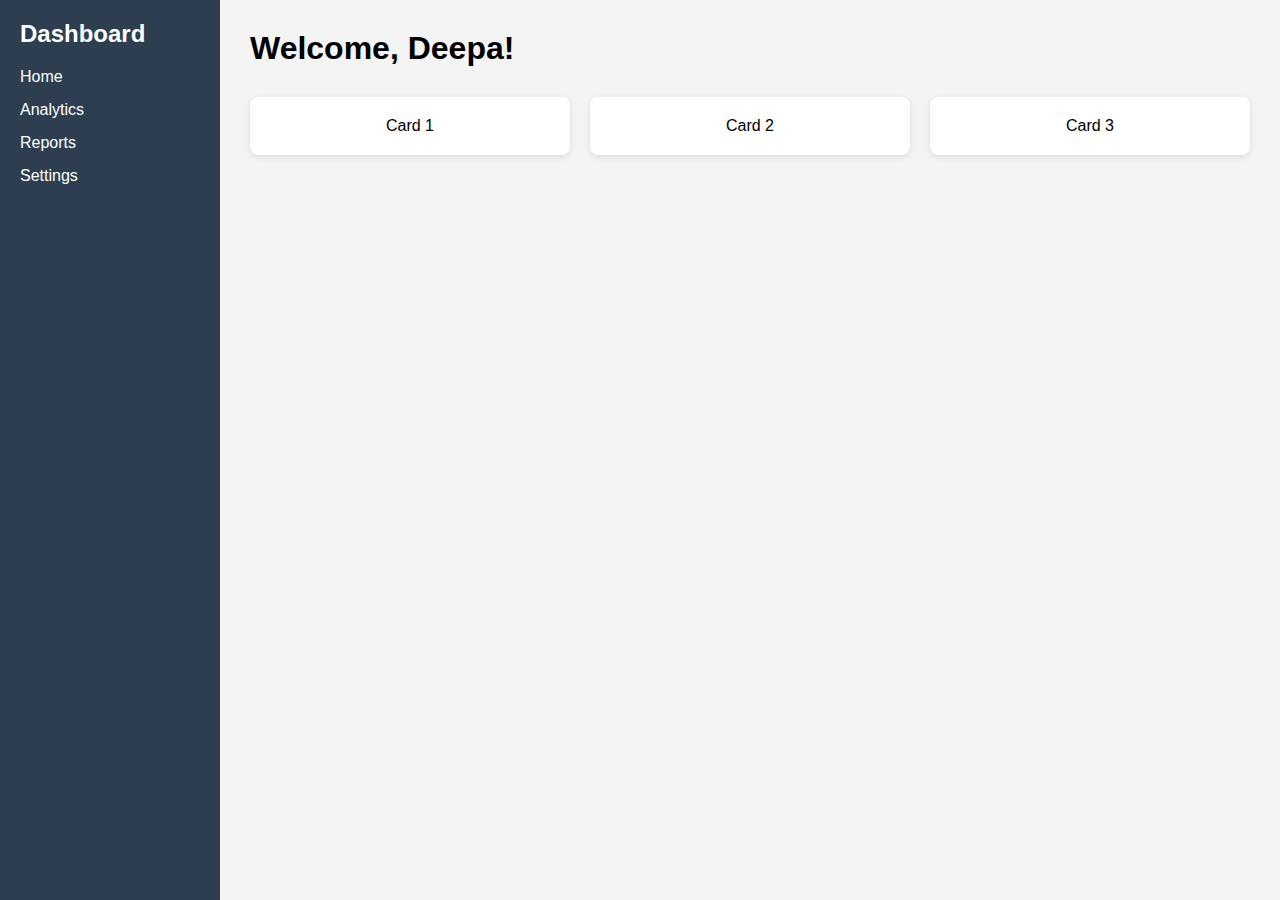
<file: Frontend Development/dashboard.html>
<!DOCTYPE html>
<html lang="en">

    <head>
        <meta charset="UTF-8" />
        <meta name="viewport" content="width=device-width, initial-scale=1.0" />
        <title>Dashboard</title>
        <link rel="stylesheet" href="dashboard.css" />
    </head>

    <body>
        <div class="dashboard-container">
            <aside class="sidebar">
                <h2>Dashboard</h2>
                <nav>
                    <ul>
                        <li><a href="#">Home</a></li>
                        <li><a href="#">Analytics</a></li>
                        <li><a href="#">Reports</a></li>
                        <li><a href="#">Settings</a></li>
                    </ul>
                </nav>
            </aside>

            <main class="main-content">
                <h1>Welcome, Deepa!</h1>
                <div class="cards">
                    <div class="card">Card 1</div>
                    <div class="card">Card 2</div>
                    <div class="card">Card 3</div>
                </div>
            </main>
        </div>
    </body>

</html>
</file>
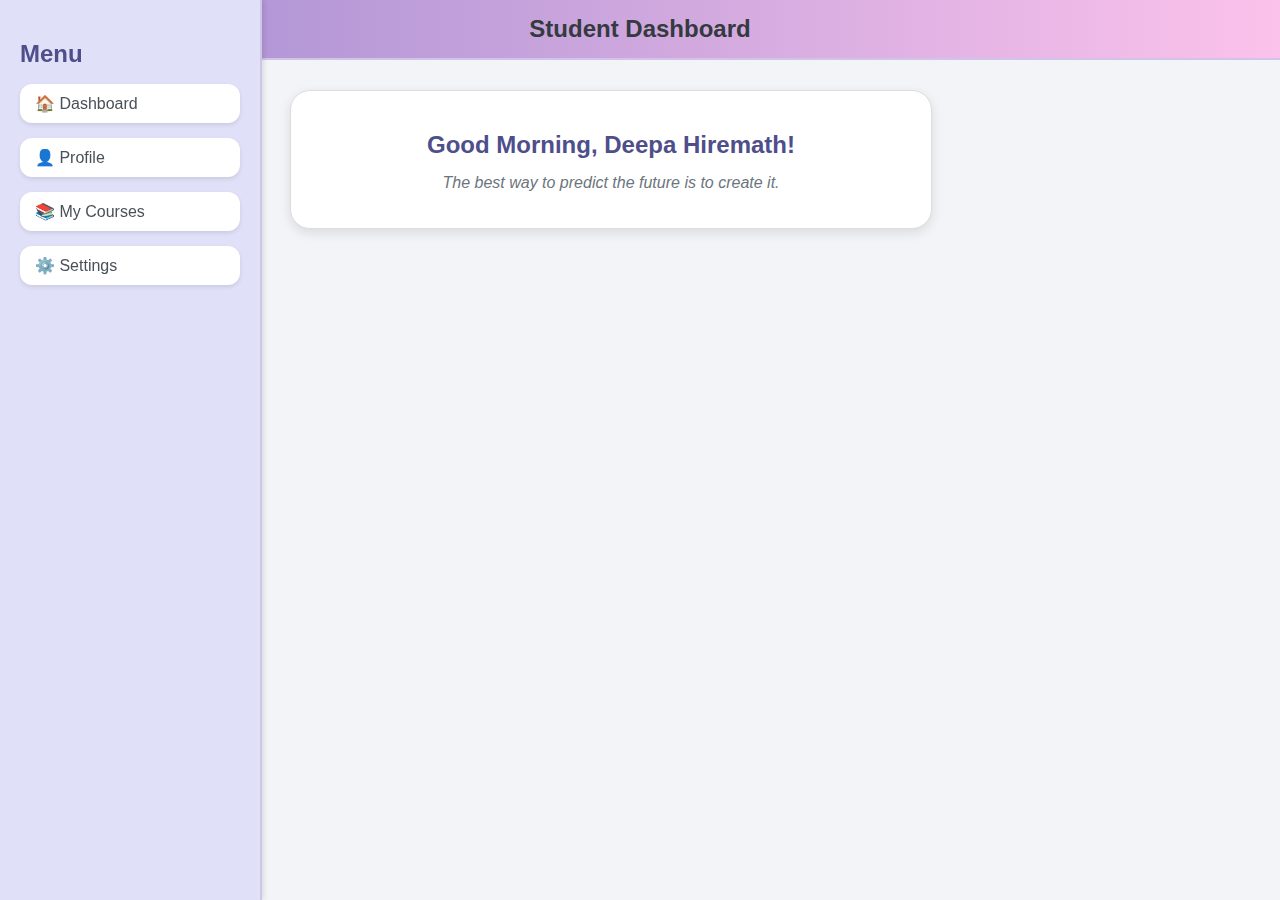
<file: Frontend Development/dashbodard1.html>
<!DOCTYPE html>
<html lang="en">
<head>
  <meta charset="UTF-8">
  <meta name="viewport" content="width=device-width, initial-scale=1">
  <title>Student Dashboard</title>
  <link rel="stylesheet" href="https://cdnjs.cloudflare.com/ajax/libs/font-awesome/6.4.0/css/all.min.css">
  <style>
    body {
      font-family: 'Segoe UI', sans-serif;
      margin: 0;
      background: #f3f4f8;
      color: #343a40;
    }
    
    header {
      background: linear-gradient(90deg, #a18cd1, #fbc2eb);
      padding: 15px;
      text-align: center;
      font-size: 24px;
      font-weight: bold;
      border-bottom: 2px solid #d1c4e9;
    }
    .sidebar {
      width: 220px;
      background: #e0e0f8;
      position: fixed;
      top: 0;
      bottom: 0;
      left: 0;
      padding: 20px;
      border-right: 2px solid #d1c4e9;
      box-shadow: 2px 0 5px rgba(0,0,0,0.1);
    }
    .menu-box ul {
      list-style: none;
      padding: 0;
    }
    .menu-box li {
      margin: 15px 0;
    }
    .menu-box a {
      text-decoration: none;
      color: #495057;
      background: white;
      padding: 10px 15px;
      border-radius: 12px;
      display: block;
      transition: 0.3s;
      box-shadow: 0 2px 4px rgba(0,0,0,0.1);
    }
    .menu-box a:hover {
      background: linear-gradient(90deg, #c1c1ff, #e6ccff);
      transform: translateX(5px);
    }
    main {
      margin-left: 260px;
      padding: 30px;
    }
    .card {
      background: white;
      padding: 20px;
      border-radius: 20px;
      box-shadow: 0 4px 12px rgba(0,0,0,0.1);
      max-width: 600px;
      margin-bottom: 30px;
      text-align: center;
      border: 1px solid #ddd;
      transition: transform 0.2s;
    }
    .card:hover {
      transform: translateY(-5px);
    }
    h2 {
      color: #4e4e8b;
      margin-bottom: 15px;
    }
    .quote {
      color: #6c757d;
      font-style: italic;
      font-size: 16px;
      margin-top: 10px;
    }
    .settings-option, .profile-detail, .course-item {
      text-align: left;
      margin: 10px 0;
      padding: 10px;
      border-radius: 10px;
      background: #f9f9ff;
      border: 1px solid #e0e0f8;
    }
    button {
      background: linear-gradient(90deg, #a18cd1, #fbc2eb);
      border: none;
      padding: 10px 20px;
      border-radius: 10px;
      font-weight: bold;
      cursor: pointer;
      margin-top: 10px;
    }
    button:hover {
      background: linear-gradient(90deg, #c1c1ff, #e6ccff);
    }
    #editProfileModal {
      display: none;
      position: fixed;
      top: 50%;
      left: 50%;
      transform: translate(-50%, -50%);
      background: white;
      padding: 20px;
      border-radius: 15px;
      box-shadow: 0 4px 8px rgba(0,0,0,0.2);
      z-index: 1000;
    }
  </style>
</head>
<body>

<header>Student Dashboard</header>

<aside class="sidebar" id="sidebar">
  <h2>Menu</h2>
  <div class="menu-box">
    <ul>
      <li><a href="#" onclick="showGreeting(this)" class="active">🏠 Dashboard</a></li>
      <li><a href="#" onclick="showProfile(this)">👤 Profile</a></li>
      <li><a href="#" onclick="showCourses(this)">📚 My Courses</a></li>
      <li><a href="#" onclick="showSettings(this)">⚙️ Settings</a></li>
    </ul>
  </div>
</aside>


<main>
  <div id="greetingCard" class="card">
    <div id="dashboardPhotoContainer" style="margin-bottom: 10px;"></div>
    <h2 id="greetingText"></h2>
    <p class="quote" id="quoteText"></p>
  </div>

  <div id="profileCard" class="card" style="display:none;">
    <h2>👤 Student Profile</h2>
    <div class="profile-detail">Name: Deepa Hiremath</div>
    <div class="profile-detail">Student ID: 12345</div>
    <div class="profile-detail">Email: deepa@example.com</div>
    <div class="profile-detail">Phone: +91-9876543210</div>
    <button onclick="openEditProfileModal()">✏️ Edit Profile</button>
    <div id="profilePhotoContainer" style="margin-top: 10px;"></div>
  </div>

  <div id="coursesCard" class="card" style="display:none;">
    <h2>📚 My Courses</h2>
    <div class="course-item">🌐 Web Development - Instructor: Mr. Smith - Status: Active</div>
    <div class="course-item">☕ Java Programming - Instructor: Ms. John - Status: Completed</div>
    <div class="course-item">🗄️ Database Management - Instructor: Mr. Raj - Status: Active</div>
    <button onclick="alert('Enroll in New Course Clicked')">➕ Enroll in New Course</button>
  </div>

  <div id="settingsCard" class="card" style="display:none;">
    <h2>⚙️ Settings</h2>
    <div class="settings-option">
      <input type="checkbox" id="darkModeToggle" onchange="toggleDarkMode()"> Enable Dark Mode
    </div>
    <div class="settings-option">
      <input type="checkbox" id="notificationToggle"> Receive Notifications
    </div>
    <div class="settings-option">
      <label for="languageSelect">Language:</label>
      <select id="languageSelect">
        <option>English</option>
        <option>Hindi</option>
        <option>Kannada</option>
      </select>
    </div>
    <button onclick="logout()">🚪 Logout</button>
  </div>

  <!-- Edit Profile Modal -->
  <div id="editProfileModal">
    <h3>Edit Profile</h3>
    <input type="text" id="editName" placeholder="Name" style="display: block; margin: 10px 0; padding: 5px;">
    <input type="text" id="editEmail" placeholder="Email" style="display: block; margin: 10px 0; padding: 5px;">
    <input type="text" id="editPhone" placeholder="Phone" style="display: block; margin: 10px 0; padding: 5px;">
    <input type="file" id="editPhoto" accept="image/*" style="display: block; margin: 10px 0;">
    <button onclick="saveProfileChanges()">💾 Save</button>
    <button onclick="closeEditProfileModal()">❌ Cancel</button>
  </div>
</main>

<script>
  const quotes = [
    "Believe in yourself!",
    "Never stop learning.",
    "Success is no accident.",
    "Learning never exhausts the mind.",
    "The best way to predict the future is to create it."
  ];

  function hideAll() {
    document.getElementById('greetingCard').style.display = 'none';
    document.getElementById('profileCard').style.display = 'none';
    document.getElementById('coursesCard').style.display = 'none';
    document.getElementById('settingsCard').style.display = 'none';
  }

  function showGreeting() {
    hideAll();
    document.getElementById('greetingCard').style.display = 'block';
    const hour = new Date().getHours();
    let greet;
    if (hour < 12) greet = 'Good Morning';
    else if (hour < 17) greet = 'Good Afternoon';
    else greet = 'Good Evening';
    document.getElementById('greetingText').innerText = `${greet}, Deepa Hiremath!`;
    document.getElementById('quoteText').innerText = quotes[Math.floor(Math.random() * quotes.length)];
  }

  function showProfile() {
    hideAll();
    document.getElementById('profileCard').style.display = 'block';
  }

  function showCourses() {
    hideAll();
    document.getElementById('coursesCard').style.display = 'block';
  }

  function showSettings() {
    hideAll();
    document.getElementById('settingsCard').style.display = 'block';
  }

  function toggleDarkMode() {
    document.body.classList.toggle('dark-mode');
  }

  function logout() {
    alert('You have been logged out!');
  }

  function openEditProfileModal() {
    document.getElementById('editProfileModal').style.display = 'block';
    document.getElementById('editName').value = document.querySelector('#profileCard .profile-detail:nth-child(2)').innerText.replace('Name: ', '');
    document.getElementById('editEmail').value = document.querySelector('#profileCard .profile-detail:nth-child(4)').innerText.replace('Email: ', '');
    document.getElementById('editPhone').value = document.querySelector('#profileCard .profile-detail:nth-child(5)').innerText.replace('Phone: ', '');
  }

  function closeEditProfileModal() {
    document.getElementById('editProfileModal').style.display = 'none';
  }

  function saveProfileChanges() {
    const name = document.getElementById('editName').value;
    const email = document.getElementById('editEmail').value;
    const phone = document.getElementById('editPhone').value;
    const photo = document.getElementById('editPhoto').files[0];

    document.querySelector('#profileCard .profile-detail:nth-child(2)').innerText = 'Name: ' + name;
    document.querySelector('#profileCard .profile-detail:nth-child(4)').innerText = 'Email: ' + email;
    document.querySelector('#profileCard .profile-detail:nth-child(5)').innerText = 'Phone: ' + phone;
    document.getElementById('greetingText').innerText = `Hello, ${name}!`;

    if(photo){
      const reader = new FileReader();
      reader.onload = function(e) {
        document.getElementById('profilePhotoContainer').innerHTML = `<img src="${e.target.result}" style="width:100px; height:100px; border-radius:50%; margin-top:10px;">`;
        document.getElementById('dashboardPhotoContainer').innerHTML = `<img src="${e.target.result}" style="width:80px; height:80px; border-radius:50%; margin-bottom:10px;">`;
      };
      reader.readAsDataURL(photo);
    }

    closeEditProfileModal();
    alert('Profile updated successfully!');
  }

  window.onload = showGreeting;
</script>

</body>
</html>
</file>
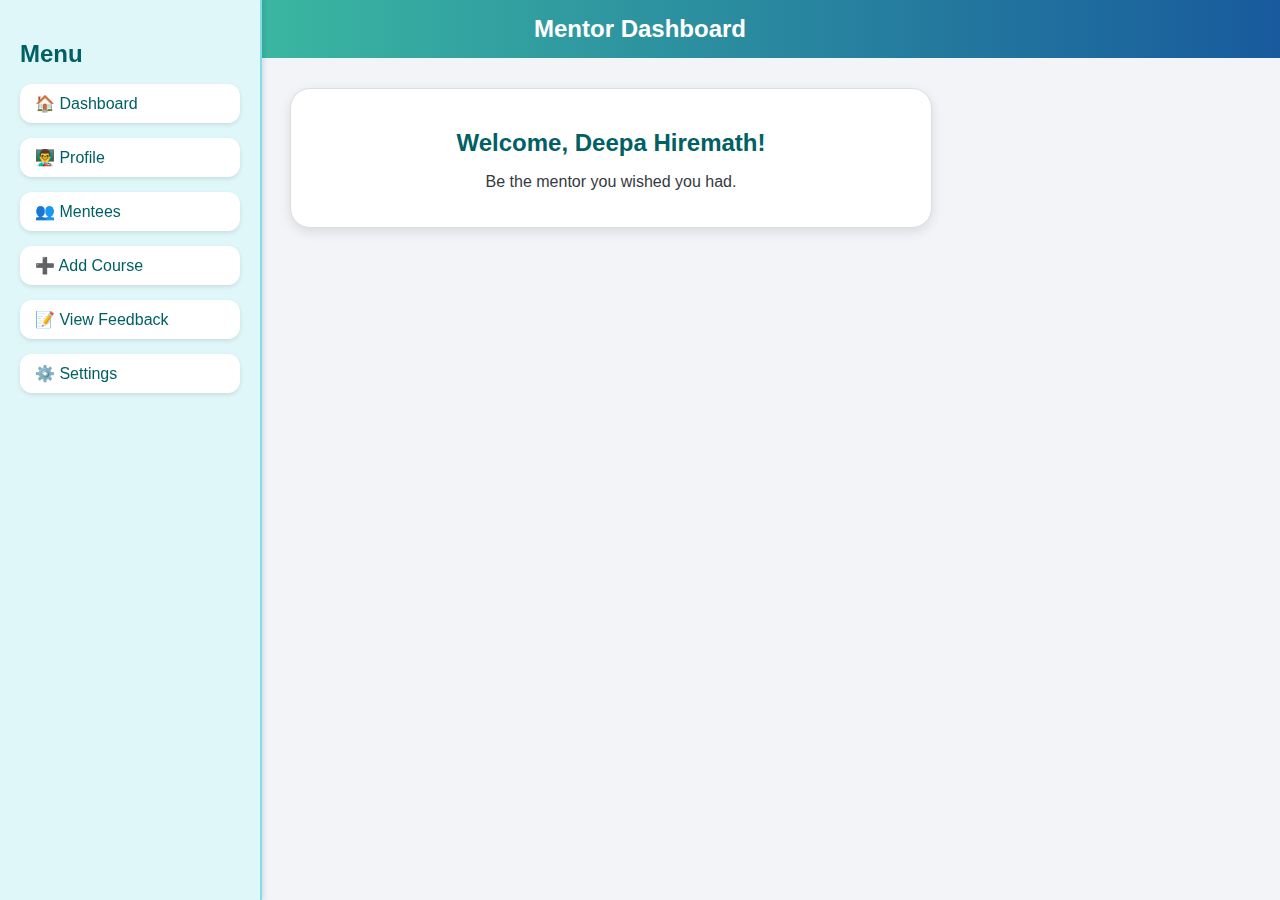
<file: Frontend Development/Mentor-dashboard.html>
<!DOCTYPE html>
<html lang="en">
<head>
  <meta charset="UTF-8">
  <meta name="viewport" content="width=device-width, initial-scale=1">
  <title>Mentor Dashboard</title>
  <link rel="stylesheet" href="https://cdnjs.cloudflare.com/ajax/libs/font-awesome/6.4.0/css/all.min.css">
  <style>
    body {
      font-family: 'Segoe UI', sans-serif;
      margin: 0;
      background: #f3f4f8;
      color: #343a40;
    }
    header {
      background: linear-gradient(90deg, #43cea2, #185a9d);
      padding: 15px;
      text-align: center;
      font-size: 24px;
      font-weight: bold;
      color: white;
    }
    .sidebar {
      width: 220px;
      background: #e0f7fa;
      position: fixed;
      top: 0;
      bottom: 0;
      left: 0;
      padding: 20px;
      border-right: 2px solid #80deea;
      box-shadow: 2px 0 5px rgba(0,0,0,0.1);
    }
    .menu-box ul {
      list-style: none;
      padding: 0;
    }
    .menu-box li {
      margin: 15px 0;
    }
    .menu-box a {
      text-decoration: none;
      color: #006064;
      background: white;
      padding: 10px 15px;
      border-radius: 12px;
      display: block;
      transition: 0.3s;
      box-shadow: 0 2px 4px rgba(0,0,0,0.1);
    }
    .menu-box a:hover {
      background: linear-gradient(90deg, #80deea, #e0f7fa);
      transform: translateX(5px);
    }
    main {
      margin-left: 260px;
      padding: 30px;
    }
    .card {
      background: white;
      padding: 20px;
      border-radius: 20px;
      box-shadow: 0 4px 12px rgba(0,0,0,0.1);
      max-width: 600px;
      margin-bottom: 30px;
      text-align: center;
      border: 1px solid #ddd;
      transition: transform 0.2s;
    }
    .card:hover {
      transform: translateY(-5px);
    }
    h2 {
      color: #006064;
      margin-bottom: 15px;
    }
    .profile-detail, .mentee-item, .settings-option {
      text-align: left;
      margin: 10px 0;
      padding: 10px;
      border-radius: 10px;
      background: #f1f8e9;
      border: 1px solid #dcedc8;
    }
    button {
      background: linear-gradient(90deg, #43cea2, #185a9d);
      color: white;
      border: none;
      padding: 10px 20px;
      border-radius: 10px;
      font-weight: bold;
      cursor: pointer;
      margin-top: 10px;
    }
    button:hover {
      background: linear-gradient(90deg, #80deea, #00acc1);
    }
    #editProfileModal {
      display: none;
      position: fixed;
      top: 50%;
      left: 50%;
      transform: translate(-50%, -50%);
      background: white;
      padding: 20px;
      border-radius: 15px;
      box-shadow: 0 4px 8px rgba(0,0,0,0.2);
      z-index: 1000;
    }
  </style>
</head>
<body>

<header>Mentor Dashboard</header>

<aside class="sidebar">
  <h2>Menu</h2>
  <div class="menu-box">
    <ul>
      <li><a href="#" onclick="showGreeting()">🏠 Dashboard</a></li>
      <li><a href="#" onclick="showProfile()">👨‍🏫 Profile</a></li>
      <li><a href="#" onclick="showMentees()">👥 Mentees</a></li>
      <li><a href="#" onclick="showAddCourse()">➕ Add Course</a></li>
      <li><a href="#" onclick="showFeedback()">📝 View Feedback</a></li>
      <li><a href="#" onclick="showSettings()">⚙️ Settings</a></li>
    </ul>
  </div>
</aside>

<main>
  <div id="greetingCard" class="card">
    <h2>Welcome, Deepa Hiremath!</h2>
    <p class="quote" id="quoteText"></p>
  </div>

  <div id="profileCard" class="card" style="display:none;">
    <h2>👨‍🏫 Mentor Profile</h2>
    <div class="profile-detail">Name: Deepa Hiremath</div>
    <div class="profile-detail">Mentor ID: M-7890</div>
    <div class="profile-detail">Email: mentor.deepa@example.com</div>
    <div class="profile-detail">Phone: +91-9876543210</div>
    <button onclick="openEditProfileModal()">✏️ Edit Profile</button>
  </div>

  <div id="menteesCard" class="card" style="display:none;">
    <h2>👥 My Mentees</h2>
    <div class="mentee-item">👤 Asha R - Web Development</div>
    <div class="mentee-item">👤 Ravi K - Java Programming</div>
    <div class="mentee-item">👤 Sneha P - Database Management</div>
    <button onclick="alert('Add New Mentee Clicked')">➕ Add New Mentee</button>
  </div>

  <div id="addCourseCard" class="card" style="display:none;">
    <h2>➕ Add New Course</h2>
    <input type="text" placeholder="Course Name" style="padding: 5px; width: 80%; margin: 10px 0;">
    <button onclick="alert('Course Added Successfully!')">💾 Save Course</button>
  </div>

  <div id="feedbackCard" class="card" style="display:none;">
    <h2>📝 Feedback from Students</h2>
    <div class="mentee-item">"Great teaching style!" - Asha R</div>
    <div class="mentee-item">"Very supportive mentor." - Ravi K</div>
    <div class="mentee-item">"Helped me clear doubts anytime." - Sneha P</div>
  </div>

  <div id="settingsCard" class="card" style="display:none;">
    <h2>⚙️ Settings</h2>
    <div class="settings-option">
      <input type="checkbox" id="darkModeToggle" onchange="toggleDarkMode()"> Enable Dark Mode
    </div>
    <div class="settings-option">
      <input type="checkbox" id="notificationToggle"> Receive Notifications
    </div>
    <button onclick="logout()">🚪 Logout</button>
  </div>

  <div id="editProfileModal">
    <h3>Edit Profile</h3>
    <input type="text" id="editName" placeholder="Name" style="display:block; margin:10px 0; padding:5px;">
    <input type="email" id="editEmail" placeholder="Email" style="display:block; margin:10px 0; padding:5px;">
    <input type="text" id="editPhone" placeholder="Phone" style="display:block; margin:10px 0; padding:5px;">
    <button onclick="saveProfileChanges()">💾 Save</button>
    <button onclick="closeEditProfileModal()">❌ Cancel</button>
  </div>
</main>

<script>
  const quotes = [
    "Inspire your mentees to achieve greatness.",
    "Your guidance makes a difference.",
    "Every mentee is a future success story.",
    "Teaching is the art of assisting discovery.",
    "Be the mentor you wished you had."
  ];

  function hideAll() {
    ['greetingCard', 'profileCard', 'menteesCard', 'addCourseCard', 'feedbackCard', 'settingsCard']
      .forEach(id => document.getElementById(id).style.display = 'none');
  }

  function showGreeting() {
    hideAll();
    document.getElementById('greetingCard').style.display = 'block';
    document.getElementById('quoteText').innerText = quotes[Math.floor(Math.random() * quotes.length)];
  }

  function showProfile() {
    hideAll();
    document.getElementById('profileCard').style.display = 'block';
  }

  function showMentees() {
    hideAll();
    document.getElementById('menteesCard').style.display = 'block';
  }

  function showAddCourse() {
    hideAll();
    document.getElementById('addCourseCard').style.display = 'block';
  }

  function showFeedback() {
    hideAll();
    document.getElementById('feedbackCard').style.display = 'block';
  }

  function showSettings() {
    hideAll();
    document.getElementById('settingsCard').style.display = 'block';
  }

  function toggleDarkMode() {
    document.body.classList.toggle('dark-mode');
  }

  function logout() {
    alert('You have been logged out!');
  }

  function openEditProfileModal() {
    document.getElementById('editProfileModal').style.display = 'block';
  }

  function closeEditProfileModal() {
    document.getElementById('editProfileModal').style.display = 'none';
  }

  function saveProfileChanges() {
    closeEditProfileModal();
    alert('Profile updated successfully!');
  }

  window.onload = showGreeting;
</script>

</body>
</html
</file>
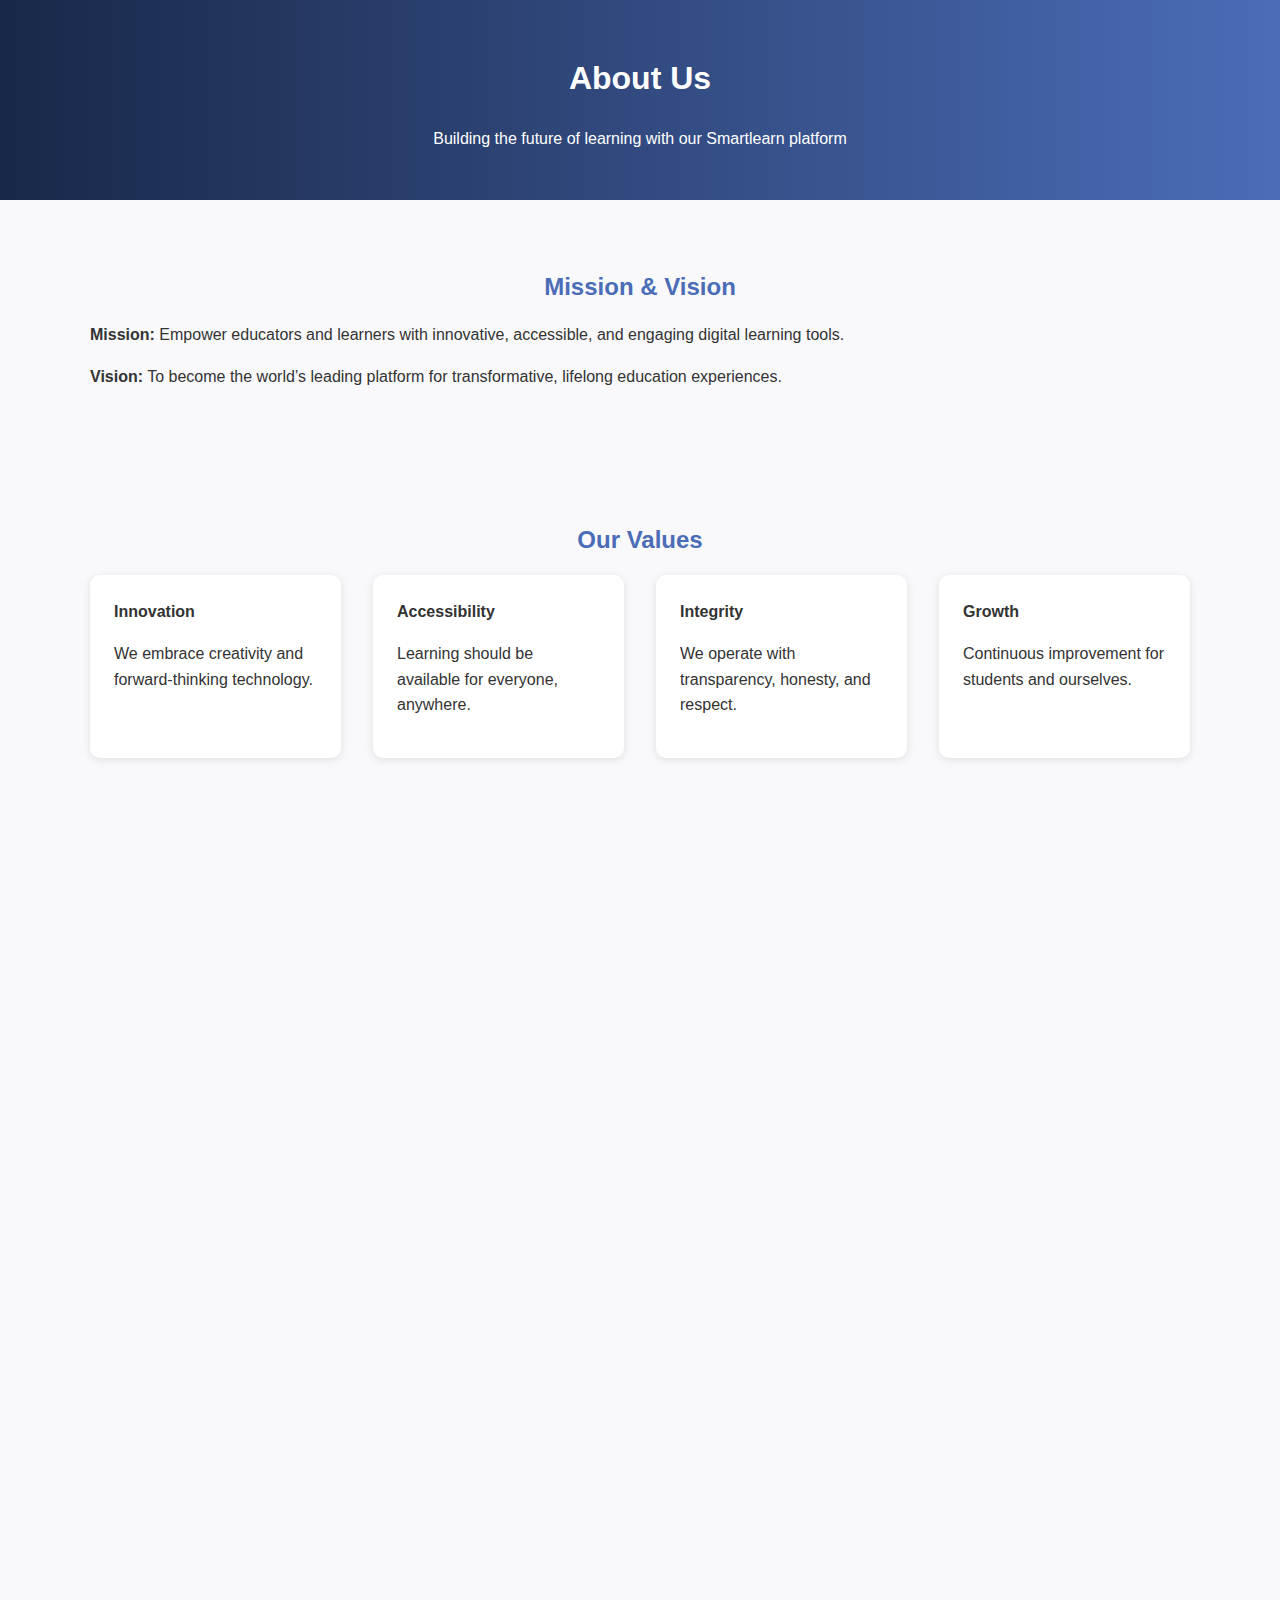
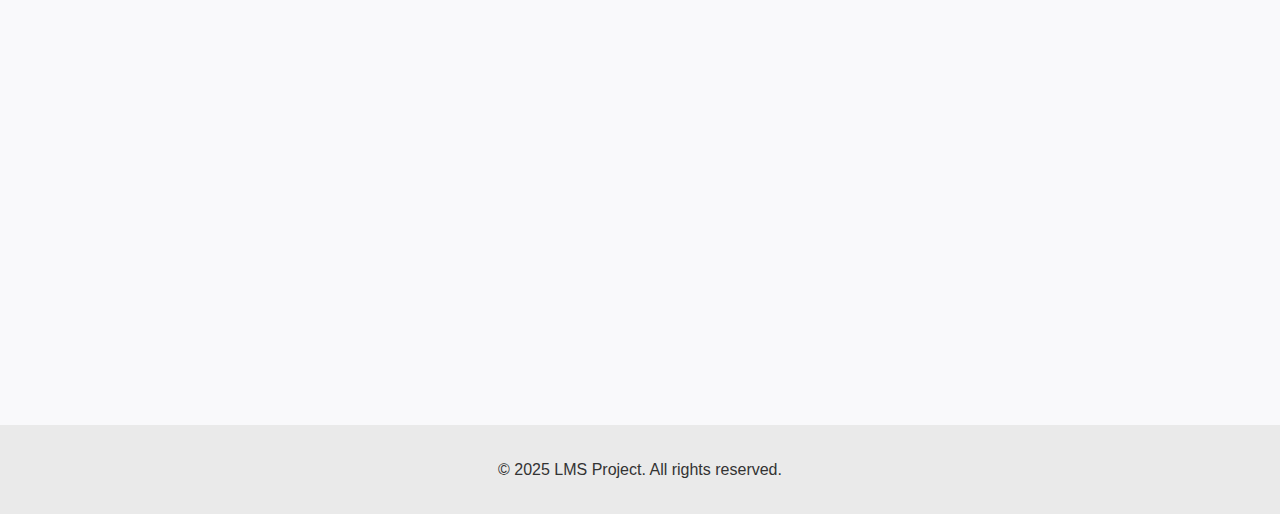
<file: Frontend Development/html/about us.html>
<!DOCTYPE html>
<html lang="en">
<head>
  <meta charset="UTF-8" />
  <meta name="viewport" content="width=device-width, initial-scale=1.0"/>
  <title>About Us | LMS Project</title>
  <link rel="stylesheet" href="../css/about us.css" />
</head>
<body>

  <header>
    <h1>About Us</h1>
    <p>Building the future of learning with our Smartlearn platform</p>
  </header>

  <section id="mission" class="fade-in">
    <h2>Mission & Vision</h2>
    <p><strong>Mission:</strong> Empower educators and learners with innovative, accessible, and engaging digital learning tools.</p>
    <p><strong>Vision:</strong> To become the world’s leading platform for transformative, lifelong education experiences.</p>
  </section>

  <section id="values" class="fade-in">
    <h2>Our Values</h2>
    <div class="grid">
      <div class="card"><strong>Innovation</strong><p>We embrace creativity and forward-thinking technology.</p></div>
      <div class="card"><strong>Accessibility</strong><p>Learning should be available for everyone, anywhere.</p></div>
      <div class="card"><strong>Integrity</strong><p>We operate with transparency, honesty, and respect.</p></div>
      <div class="card"><strong>Growth</strong><p>Continuous improvement for students and ourselves.</p></div>
    </div>
  </section>

  <section id="story" class="fade-in">
    <h2>Our Story</h2>
    <p>
      Founded in 2025, our platform began with a simple idea: make online education smarter, easier, and more effective. 
      Since then, we've grown into a full-featured platform helping thousands of learners and educators worldwide.
    </p>
  </section>

  <section id="services" class="fade-in">
    <h2>Our Services</h2>
    <div class="grid">
      <div class="card"><strong>Course Management</strong><p>Organize and deliver online courses seamlessly.</p></div>
      <div class="card"><strong>Live Classes</strong><p>Real-time virtual classrooms and webinar integration.</p></div>
      <div class="card"><strong>Assessments</strong><p>Quizzes, exams, and certifications made easy.</p></div>
      <div class="card"><strong>Progress Tracking</strong><p>Monitor student engagement and results.</p></div>
    </div>
  </section>

  <section id="team" class="fade-in">
    <h2>Meet Our Team</h2>
    <div class="grid">
      <div class="card">
        <h3>Tejashwini</h3>
        <p>Team Leader</p>
      </div>
      <div class="card">
        <h3>Deepa Hiremath</h3>
        <p>Team Member</p>
      </div>
      <div class="card">
        <h3>Moulya Rao</h3>
        <p>Team Member</p>
      </div>
    </div>
  </section>

  <section id="social-proof" class="fade-in">
    <h2>What People Are Saying</h2>
    <div class="grid">
      <div class="card"><p>"This platform changed how I teach. Simple, fast, and powerful!"</p><strong>— Professor Helen M.</strong></div>
      <div class="card"><p>"I was able to finish my certification and land a new job thanks to this LMS."</p><strong>— Jamal R.</strong></div>
      <div class="card"><p>"Our organization saw a 40% improvement in training efficiency."</p><strong>— HR Lead, EduCorp</strong></div>
    </div>
  </section>

  <footer>
    &copy; 2025 LMS Project. All rights reserved.
  </footer>

  <script src="../js/about us.js"></script>

</body>
</html>
</file>
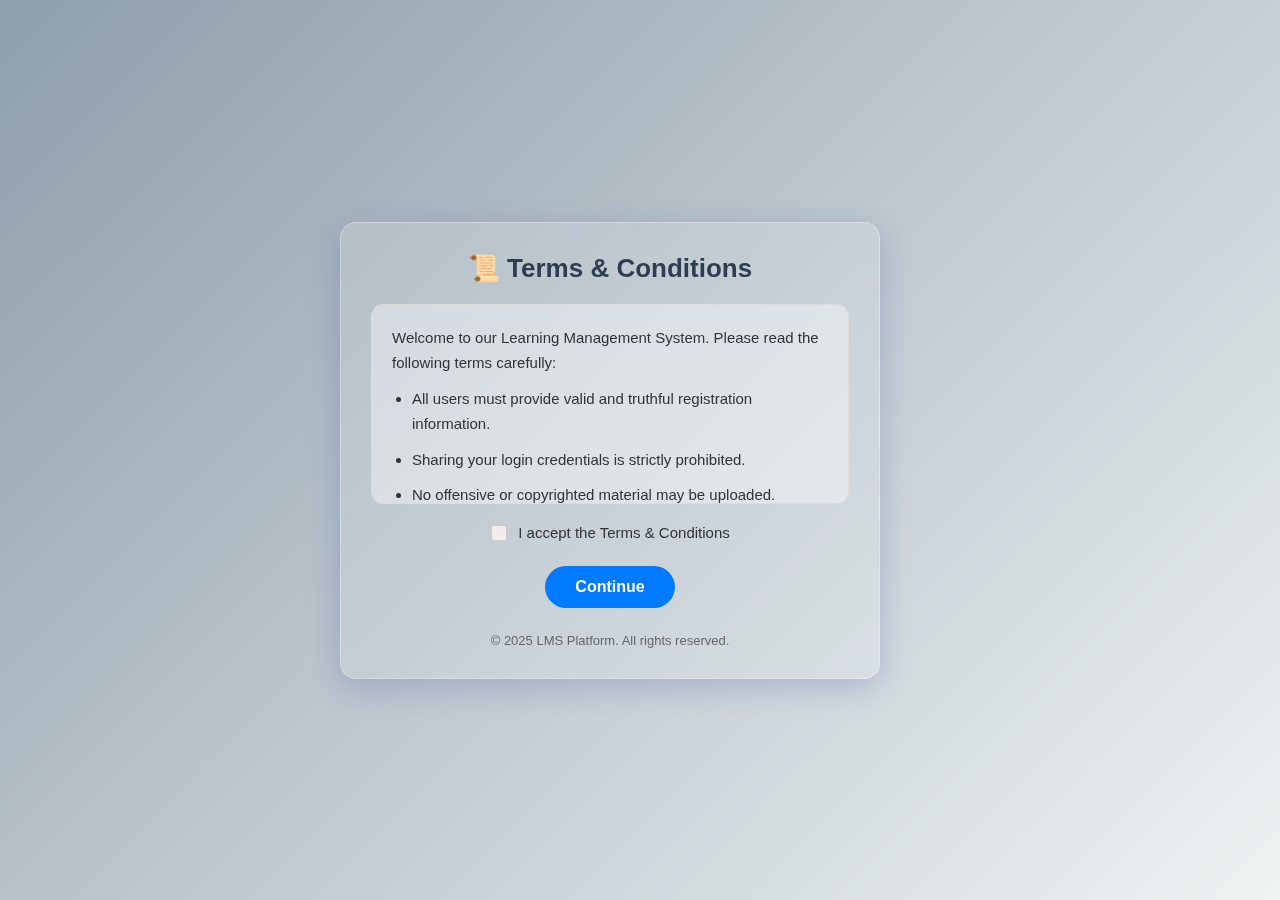
<file: Frontend Development/html/index1.html>
<!DOCTYPE html>
<html lang="en">
<head>
  <meta charset="UTF-8" />
  <meta name="viewport" content="width=device-width, initial-scale=1.0" />
  <title>Terms & Conditions</title>
<style>
* {
  margin: 0;
  padding: 0;
  box-sizing: border-box;
}
body {
  font-family: "Poppins", sans-serif;
  background: linear-gradient(135deg, #8e9eab, #eef2f3);
  height: 100vh;
  display: flex;
  align-items: center;
  justify-content: center;
}
.terms-wrapper {
  padding: 20px;
}
.terms-card {
  background: rgba(255, 255, 255, 0.15);
  backdrop-filter: blur(12px);
  border-radius: 16px;
  box-shadow: 0 8px 32px rgba(31, 38, 135, 0.2);
  width: 90%;
  max-width: 600px;
  padding: 30px;
  color: #333;
  text-align: center;
  border: 1px solid rgba(255, 255, 255, 0.3);
}
.terms-card h1 {
  margin-bottom: 20px;
  color: #2c3e50;
  font-size: 26px;
}
.terms-content {
  background-color: rgba(255, 255, 255, 0.4);
  padding: 20px;
  border-radius: 12px;
  height: 200px;
  overflow-y: auto;
  text-align: left;
  font-size: 15px;
  line-height: 1.7;
  border: 1px solid #ddd;
  margin-bottom: 20px;
  animation: fadeIn 0.6s ease-in-out;
}
.terms-content ul {
  margin: 10px 0 0 20px;
}
.terms-content li {
  margin-bottom: 10px;
}
.accept-area {
  margin: 20px 0;
}
.custom-checkbox {
  display: inline-flex;
  align-items: center;
  cursor: pointer;
  user-select: none;
  font-size: 15px;
}
.custom-checkbox input {
  display: none;
}
.custom-checkbox .checkmark {
  height: 18px;
  width: 18px;
  background-color: #eee;
  border-radius: 4px;
  margin-right: 10px;
  border: 2px solid #ccc;
  transition: all 0.3s ease;
}
.custom-checkbox input:checked + .checkmark {
  background-color: #007bff;
  border-color: #007bff;
  position: relative;
}
.custom-checkbox input:checked + .checkmark::after {
  content: "";
  position: absolute;
  left: 5px;
  top: 1px;
  width: 4px;
  height: 9px;
  border: solid white;
  border-width: 0 2px 2px 0;
  transform: rotate(45deg);
}
.continue-btn {
  display: inline-block;
  background-color: #007bff;
  color: white;
  padding: 12px 30px;
  border-radius: 30px;
  text-decoration: none;
  font-weight: 600;
  font-size: 16px;
  transition: 0.3s ease;
}
.continue-btn:hover {
  background-color: #0056b3;
  transform: translateY(-2px);
}
footer {
  margin-top: 25px;
  font-size: 13px;
  color: #666;
}
@keyframes fadeIn {
  from {
    opacity: 0;
    transform: translateY(15px);
  }
  to {
    opacity: 1;
    transform: translateY(0);
  }
}

</style>
</head>
<body>
  <div class="terms-wrapper">
    <div class="terms-card">
      <h1>📜 Terms & Conditions</h1>

      <div class="terms-content">
        <p>Welcome to our Learning Management System. Please read the following terms carefully:</p>
        <ul>
          <li>All users must provide valid and truthful registration information.</li>
          <li>Sharing your login credentials is strictly prohibited.</li>
          <li>No offensive or copyrighted material may be uploaded.</li>
          <li>Premium content purchases are final and non-refundable.</li>
          <li>Violation of any terms may result in account suspension or ban.</li>
        </ul>
        <p>By proceeding, you agree to follow these rules to keep our platform safe and effective for all learners. Thank you!</p>
      </div>

      <div class="accept-area">
        <label class="custom-checkbox">
          <input type="checkbox" />
          <span class="checkmark"></span>
          I accept the Terms & Conditions
        </label>
      </div>

      <a href="#" class="continue-btn">Continue</a>

      <footer>© 2025 LMS Platform. All rights reserved.</footer>
    </div>
  </div>
</body>
</html>
</file>
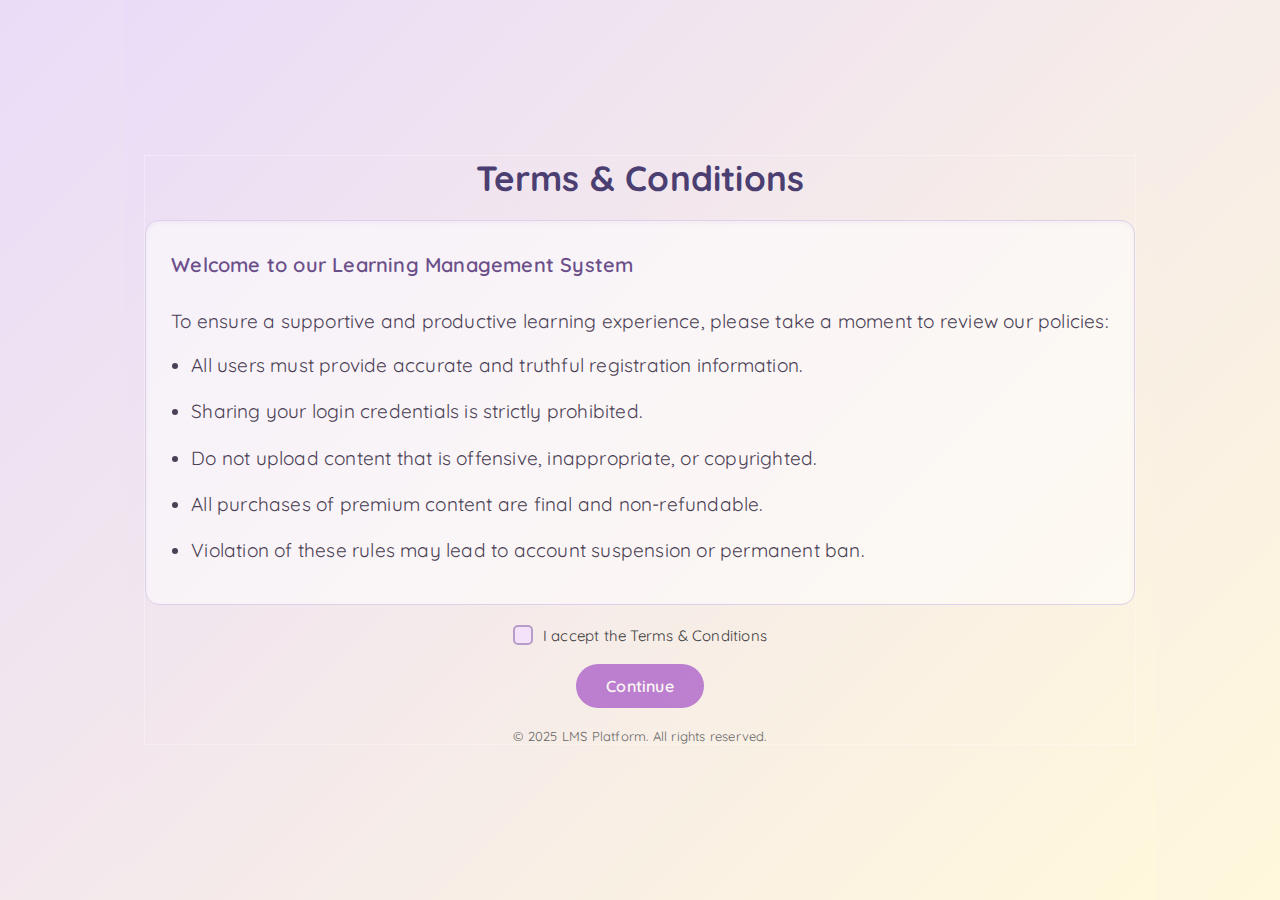
<file: Frontend Development/html/terms&cond.html>
<!DOCTYPE html>
<html lang="en">
<head>
  <meta charset="UTF-8" />
  <meta name="viewport" content="width=device-width, initial-scale=1.0"/>
  <title>Terms & Conditions</title>
  <link rel="stylesheet" href="../css/terms.css"/>
  <link href="https://fonts.googleapis.com/css2?family=Quicksand:wght@400;500;600&display=swap" rel="stylesheet"/>
</head>
<body>
  <div class="terms-wrapper">
    <div class="terms-card">
      <h1>Terms & Conditions</h1>

      <div class="terms-content" id="termsContent">
        <p class="intro">Welcome to our Learning Management System</p>
        <p class="rule">To ensure a supportive and productive learning experience, please take a moment to review our policies:</p>

        <ul class="styled-list">
          <li>All users must provide accurate and truthful registration information.</li>
          <li>Sharing your login credentials is strictly prohibited.</li>
          <li>Do not upload content that is offensive, inappropriate, or copyrighted.</li>
          <li>All purchases of premium content are final and non-refundable.</li>
          <li>Violation of these rules may lead to account suspension or permanent ban.</li>
        </ul>
      </div>

      <div class="accept-area">
        <label class="custom-checkbox">
          <input type="checkbox" id="acceptCheckbox"/>
          <span class="checkmark"></span>
          I accept the Terms & Conditions
        </label>
      </div>

      <a href="#" class="continue-btn" id="continueBtn" disabled>Continue</a>

      <footer>© 2025 LMS Platform. All rights reserved.</footer>
    </div>
  </div>

  <script src="../js/terms.js"></script>
</body>
</html>
</file>
<file: Frontend Development/dashboard.css>
* {
    margin: 0;
    padding: 0;
    box-sizing: border-box;
}

body,
html {
    height: 100%;
    font-family: Arial, sans-serif;
}

.dashboard-container {
    display: flex;
    height: 100vh;
}

.sidebar {
    width: 220px;
    background-color: #2c3e50;
    color: white;
    padding: 20px;
}

.sidebar h2 {
    margin-bottom: 20px;
}

.sidebar ul {
    list-style: none;
}

.sidebar ul li {
    margin: 15px 0;
}

.sidebar ul li a {
    color: white;
    text-decoration: none;
}

.sidebar ul li a:hover {
    text-decoration: underline;
}

.main-content {
    flex: 1;
    background-color: #f4f4f4;
    padding: 30px;
}

.main-content h1 {
    margin-bottom: 30px;
}

.cards {
    display: flex;
    gap: 20px;
}

.card {
    background-color: white;
    padding: 20px;
    flex: 1;
    border-radius: 8px;
    box-shadow: 0 2px 6px rgba(0, 0, 0, 0.1);
    text-align: center;
}
</file>
<file: Frontend Development/css/about us.css>
body {
  font-family: 'Segoe UI', sans-serif;
  line-height: 1.6;
  margin: 0;
  padding: 0;
  background-color: #f9f9fb;
  color: #333;
}

header {
  background-color: #4b6cb7;
  background-image: linear-gradient(to right, #182848, #4b6cb7);
  color: white;
  padding: 2rem 1rem;
  text-align: center;
}

section {
  padding: 3rem 1rem;
  max-width: 1100px;
  margin: auto;
}

h2 {
  color: #4b6cb7;
  margin-bottom: 1rem;
  text-align: center;
}

.grid {
  display: grid;
  grid-template-columns: repeat(auto-fit, minmax(250px, 1fr));
  gap: 2rem;
}

.card {
  background: white;
  border-radius: 10px;
  padding: 1.5rem;
  box-shadow: 0 2px 10px rgba(0,0,0,0.1);
  transition: transform 0.3s ease;
}

.card:hover {
  transform: translateY(-5px);
}

.team-img {
  width: 100%;
  border-radius: 50%;
  height: 180px;
  object-fit: cover;
  margin-bottom: 1rem;
}

footer {
  text-align: center;
  padding: 2rem 1rem;
  background-color: #eaeaea;
}

.fade-in {
  opacity: 0;
  transform: translateY(30px);
  transition: all 0.8s ease-out;
}

.fade-in.visible {
  opacity: 1;
  transform: translateY(0);
}
</file>
<file: Frontend Development/css/terms.css>
* {
  margin: 0;
  padding: 0;
  box-sizing: border-box;
}

html, body {
  height: 100%;
  font-family: 'Quicksand', sans-serif;
  background: linear-gradient(135deg, #EADCF8, #FFF8DC); /* Pale plum + pale yellow */
  display: flex;
  align-items: center;
  justify-content: center;
  font-weight: 400;
  letter-spacing: 0.2px;
}

.terms-wrapper {
  height: 100%;
  width: 100%;
  display: flex;
  align-items: center;
  justify-content: center;
  padding: 20px;
}

.terms-card {
  color: #3a3a3a;
  display: flex;
  flex-direction: column;
  align-items: center;
  justify-content: flex-start;
  overflow: hidden;
  border: 1px solid rgba(255, 255, 255, 0.3);
  animation: fadeIn 1s ease-in-out;
}

h1 {
  font-size: 35px;
  margin-bottom: 20px;
  color: #4b3f72;
  text-align: center;
}

.terms-content {
  background-color: rgba(255, 255, 255, 0.55);
  padding: 25px;
  border-radius: 14px;
  flex: 1;
  overflow-y: auto;
  font-size: 16px;
  line-height: 1.75;
  color: #4a3f55;
  border: 1px solid #ddd0ea;
  box-shadow: inset 0 2px 4px rgba(190, 160, 220, 0.1);
  margin-bottom: 20px;
  width: 100%;
}

.terms-content::-webkit-scrollbar {
  width: 6px;
}

.terms-content::-webkit-scrollbar-thumb {
  background: #b5a8cc;
  border-radius: 3px;
}

.terms-content ul {
  margin: 10px 0 0 20px;
  font-size: 17px;
  font-weight: 20px;
}
.rule{
  font-size: 19px; 
  line-height: 1.8;

}

.terms-content li {
  margin-bottom: 12px;
  font-size: 19px; 
  line-height: 1.8;
}


.terms-content .intro,
.terms-content .outro {
  font-size:20px;     
  font-weight: 600;    
  color: #6b4f8a;
  margin-bottom: 20px;
  line-height: 1.9;
}
.accept-area {
  margin-bottom: 15px;
  text-align: center;
  width: 100%;
}

.custom-checkbox {
  display: inline-flex;
  align-items: center;
  cursor: pointer;
  font-size: 15px;
}

.custom-checkbox input {
  display: none;
}

.checkmark {
  height: 20px;
  width: 20px;
  background-color: #f4e1fa;
  border-radius: 5px;
  margin-right: 10px;
  border: 2px solid #b89cc9;
  position: relative;
  transition: all 0.3s ease;
  display: flex;
  align-items: center;
  justify-content: center;
}

input:checked + .checkmark {
  background-color: #a48dc7;
  border-color: #a48dc7;
}

input:checked + .checkmark::after {
  content: "";
  width: 6px;
  height: 10px;
  border: solid white;
  border-width: 0 2px 2px 0;
  transform: rotate(45deg);
  /* transition: all 0.2s ease; */
  display: block;
}

.continue-btn {
  display: inline-block;
  background-color: #9636c0;
  color: white;
  padding: 12px 30px;
  border-radius: 25px;
  text-decoration: none;
  font-weight: 600;
  font-size: 16px;
  transition: 0.3s ease;
  opacity: 0.6;
  pointer-events: none;
  align-self: center;
  margin-bottom: 20px;
}

.continue-btn.active {
  opacity: 1;
  pointer-events: auto;
}

.continue-btn:hover {
  background-color: #7144e0;
  transform: translateY(-2px);
  box-shadow: 0 4px 12px rgba(113, 68, 224, 0.3);
}

footer {
  font-size: 13px;
  color: #666;
  text-align: center;
}

@keyframes fadeIn {
  from {
    opacity: 0;
    transform: translateY(20px);
  }
  to {
    opacity: 1;
    transform: translateY(0);
  }
}
</file>
